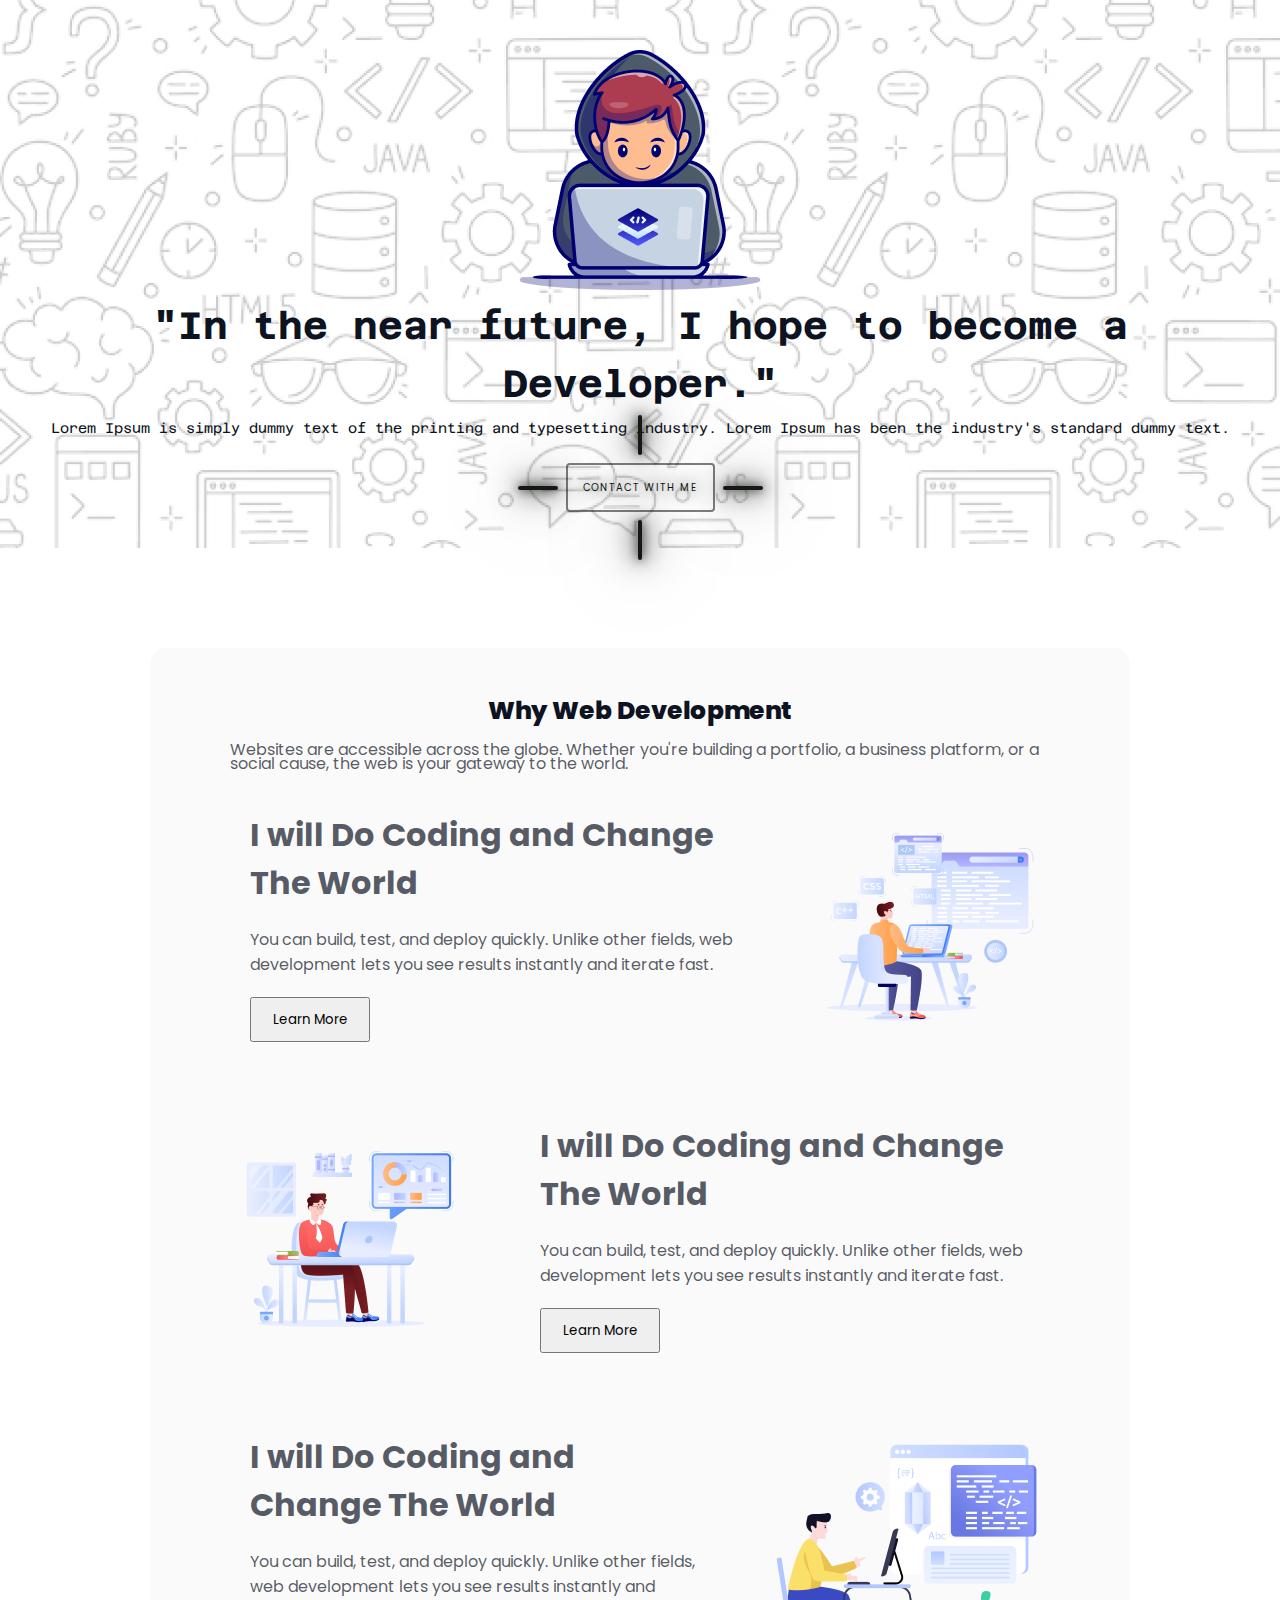
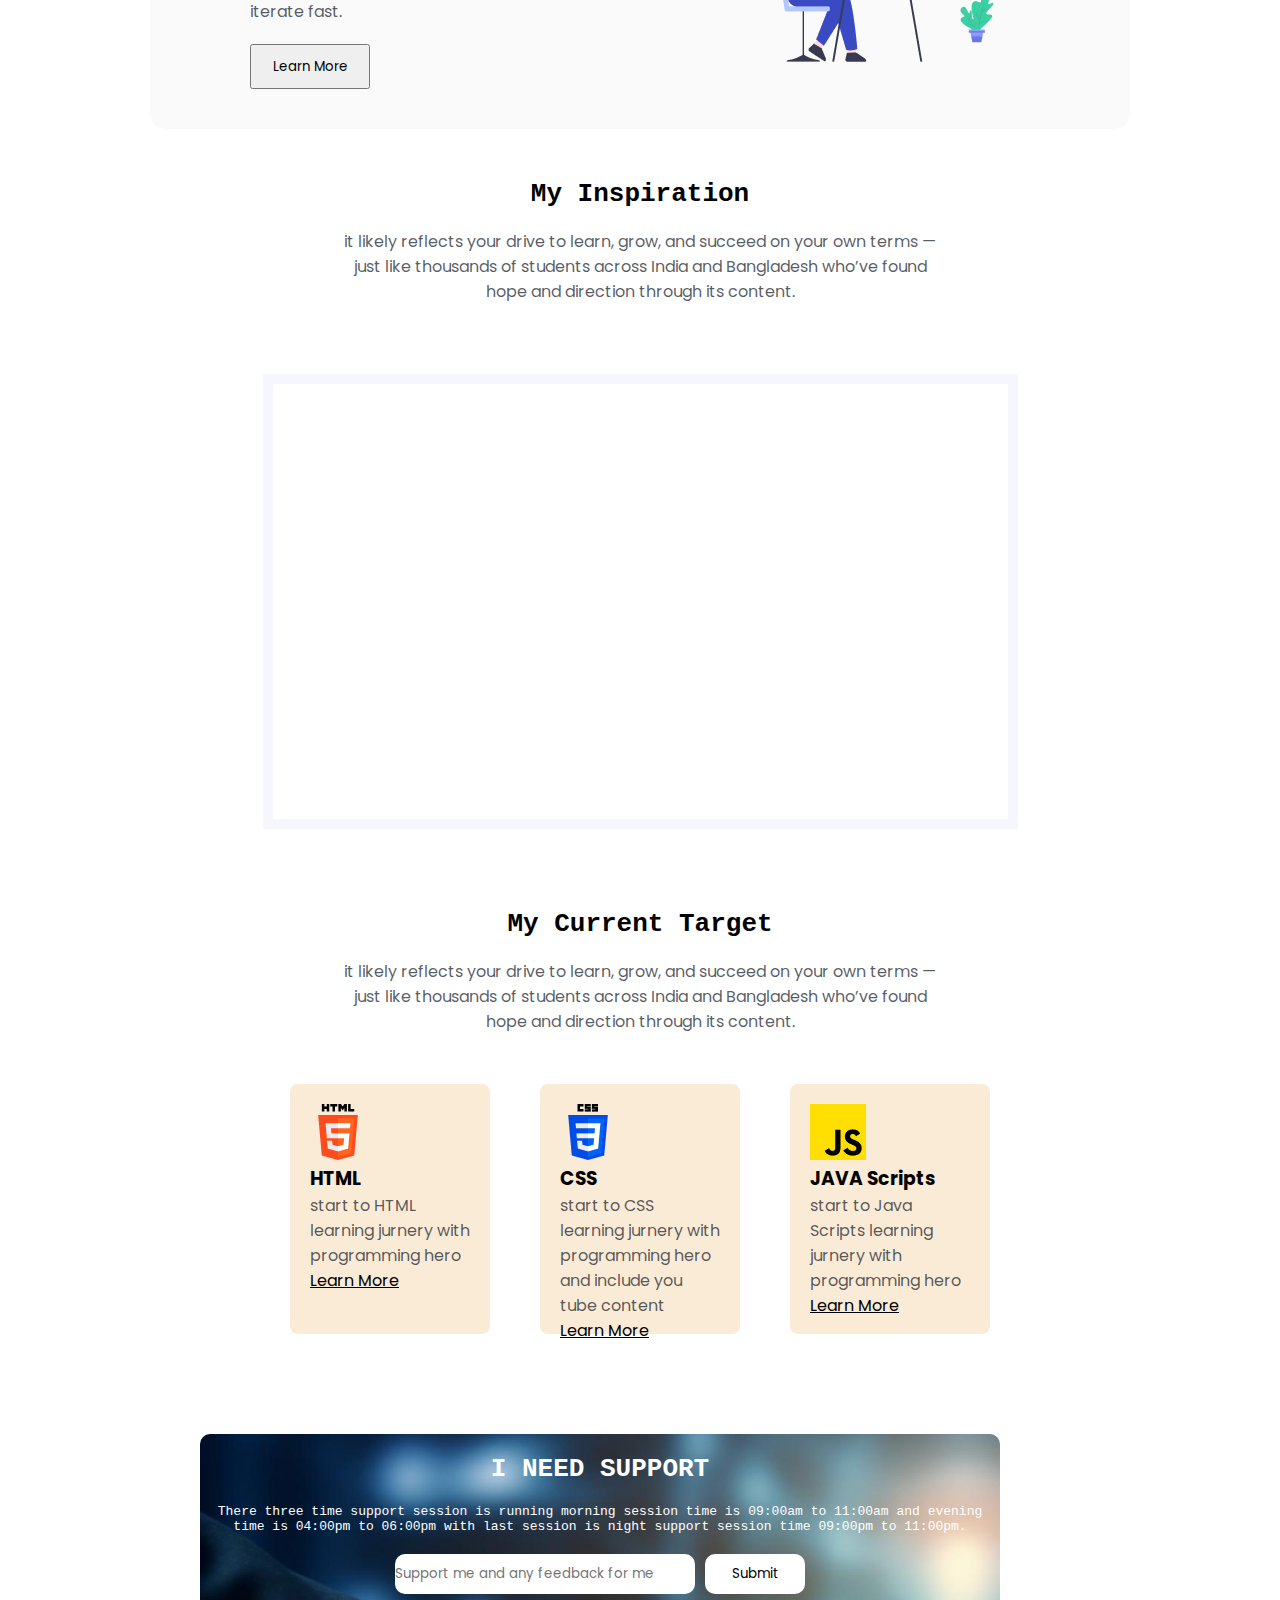
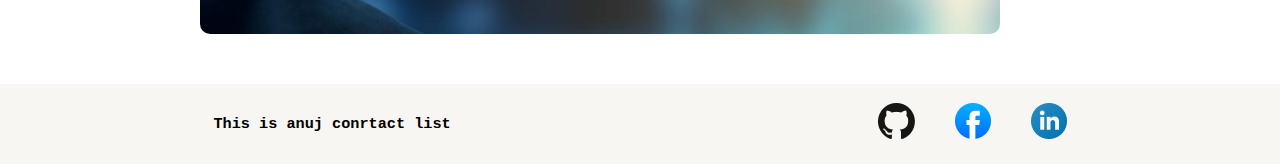
<file: index.html>
<!DOCTYPE html>
<html lang="en">
<head>
    <meta charset="UTF-8">
    <meta name="viewport" content="width=device-width, initial-scale=1.0">
    <title>Assignment-1</title>
    <link href="https://fonts.googleapis.com/css2?family=Azeret+Mono&display=swap" rel="stylesheet">
    <link rel="stylesheet" href="style.css">
</head>
<body>
    <header>
        <div class="banner">
            <img src="assets/Group.png" alt="">
            <h1 class="header-heading">"In the near future, I hope to become a Developer." </h1>
            <p class="header-description">Lorem Ipsum is simply dummy text of the printing and typesetting industry. Lorem Ipsum has been the industry's standard dummy text.</p>
            <div class="container"> 
                <a class="button" href="#footer-link" style="--color: #151814ff;">
                    <span></span>
                    <span></span>
                    <span></span>
                    <span></span>
                    Contact with me
                </a>
            </div>
        </div>
    </header>

    <main>
        <div class="WhyDev">
            <h1 class="WhyDev-heading">Why Web Development </h1>
            <p class='WhyDev-des'>Websites are accessible across the globe. Whether you're building a portfolio, a business platform, or a social cause, the web is your gateway to the world.</p>

            <div class="WhyDev-cards">
                <div class="WhyDev-card">
                    <h1>I will Do Coding and Change The World</h1>
                    <p>You can build, test, and deploy quickly. Unlike other fields, web development lets you see results instantly and iterate fast.</p>
                    <button class='WhyDev-bnt' type="button">Learn More</button>
                </div>
                <img src="assets/Group 4.png" alt="">
            </div>
            <div class="WhyDev-cards">
                <img src="assets/Group 3.png" alt="">
                <div class="WhyDev-card">
                    <h1>I will Do Coding and Change The World</h1>
                    <p>You can build, test, and deploy quickly. Unlike other fields, web development lets you see results instantly and iterate fast.</p>
                    <button class='WhyDev-bnt' type="button">Learn More</button>
                </div>
                
            </div>

            <div class="WhyDev-cards">
                
                <div class="WhyDev-card">
                    <h1>I will Do Coding and Change The World</h1>
                    <p>You can build, test, and deploy quickly. Unlike other fields, web development lets you see results instantly and iterate fast.</p>
                    <button class='WhyDev-bnt' type="button">Learn More</button>
                </div>
                <img src="assets/Layer_1.png" alt="">
            </div>
        </div>

        
        <section class='ins'>
            <h1 class='ins-heading'>My Inspiration</h1>
            <p class='ins-des'>it likely reflects your drive to learn, grow, and succeed on your own terms — just like thousands of students across India and Bangladesh who’ve found hope and direction through its content.</p>
            <div class="vid1">
                <iframe class='video'   src="https://www.youtube.com/embed/4WjtQjPQGIs?si=6zuQ1JGJlmBeGhjw" title="YouTube video player" frameborder="0" allow="accelerometer; autoplay; clipboard-write; encrypted-media; gyroscope; picture-in-picture; web-share" referrerpolicy="strict-origin-when-cross-origin" allowfullscreen></iframe>
            </div>
        </section>


        <section class='ins'>
            <h1 class='ins-heading' >My Current Target </h1>
            <p class='ins-des'>it likely reflects your drive to learn, grow, and succeed on your own terms — just like thousands of students across India and Bangladesh who’ve found hope and direction through its content.</p>
            
        </section>

        <div class="target-cards">
            <div class="target-card">
                <img src="assets/html.png" alt="">
                <h3>HTML</h3>
                <p class='target-card-des'>start to HTML learning jurnery with programming hero  </p>
                <u>Learn More</u>
            </div>
            <div class="target-card">
                <img src="assets/css.png" alt="">
                <h3>CSS</h3>
                <p class='target-card-des'>start to CSS learning jurnery with programming hero and include you tube content </p>
                <u>Learn More</u>
            </div>
            <div class="target-card">
                <img src="assets/js.png" alt="">
                <h3>JAVA Scripts </h3>
                <p class='target-card-des'>start to Java Scripts learning jurnery with programming hero </p>
                <u>Learn More</u>
            </div>
        </div>

        <!-- <section class='ins'>
            <h1>My Next Target </h1>
            <p class='ins-des'>it likely reflects your drive to learn, grow, and succeed on your own terms — just like thousands of students across India and Bangladesh who’ve found hope and direction through its content.</p>
            
        </section> -->

        <div class='support-image'>
            <h1 class="support-image-heading">
                I NEED SUPPORT 
            </h1>
            <p class="support-image-des">
                There three time support session is running morning session time is 09:00am to 11:00am and evening time is 04:00pm to 06:00pm with last session is night support session time 09:00pm to 11:00pm.
            </p>
            <div class="support-box">
                <input class='support-input-box' placeholder='Support me and any feedback for me' type="text">
                <button class="support-input-bnt"> Submit</button>
            </div>
        </div>
        
    </main>

    <footer>
        <div class='footer' id='footer-link'>

            <div class="footer-bg">
                <h3 class='footer-heading'>This is anuj conrtact list </h3>

                <div class='footer-icon'>
                    <a href="https://github.com/anujpaul27"><img src="assets/github.png" alt=""></a>
                    <a href="https://www.facebook.com/anujpaul27"><img src="assets/facebook.png" alt=""></a>
                    <a href="https://www.linkedin.com/in/anujpaul28"><img src="assets/linkedin-icon 1.png" alt=""></a>
                </div>
            </div>

        </div>
    </footer>
</body>
</html>
</file>
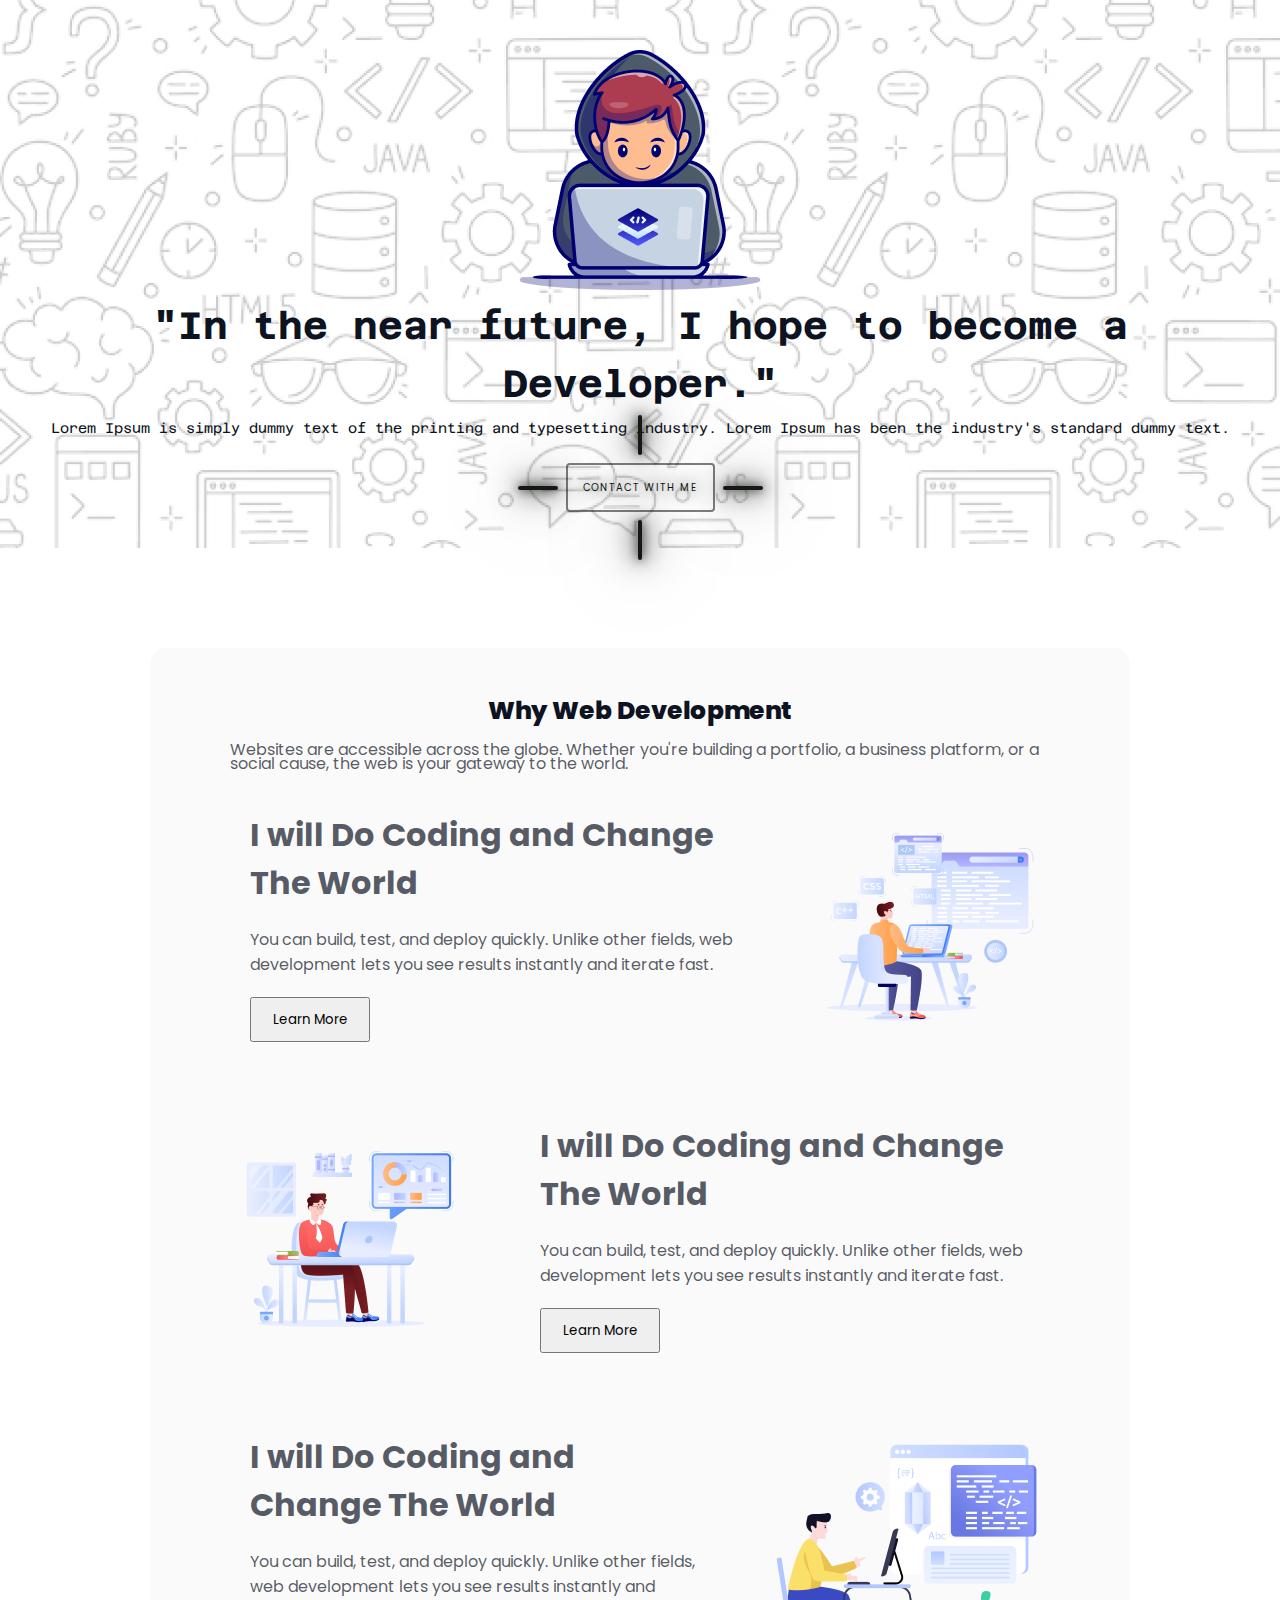
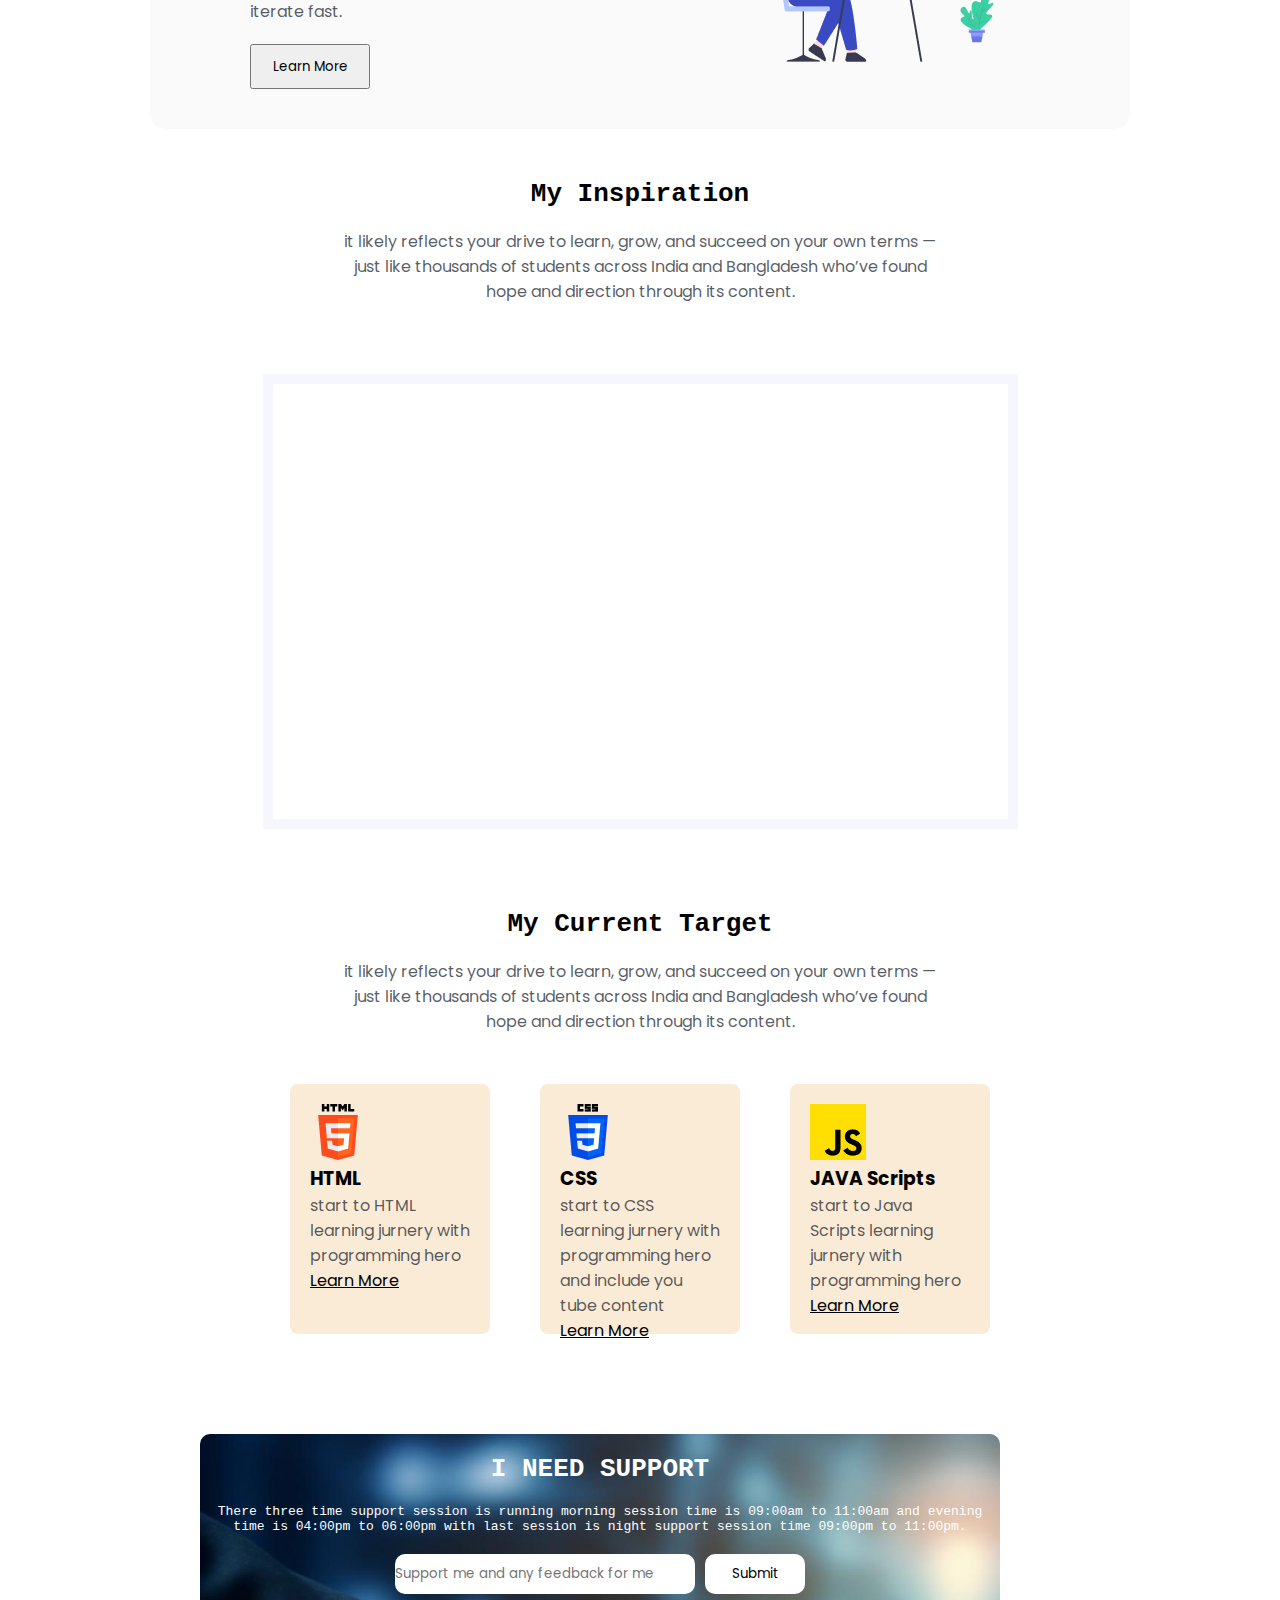
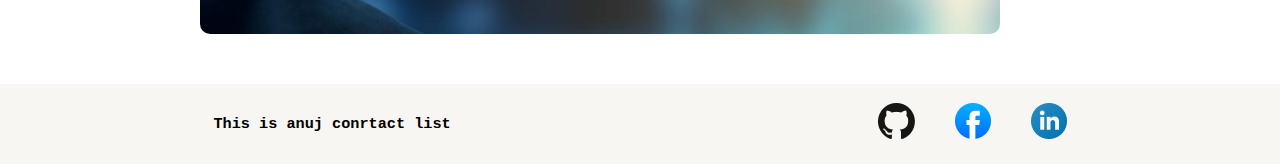
<file: Assignmnet-1/index.html>
<!DOCTYPE html>
<html lang="en">
<head>
    <meta charset="UTF-8">
    <meta name="viewport" content="width=device-width, initial-scale=1.0">
    <title>Assignment-1</title>
    <link href="https://fonts.googleapis.com/css2?family=Azeret+Mono&display=swap" rel="stylesheet">
    <link rel="stylesheet" href="style.css">
</head>
<body>
    <header>
        <div class="banner">
            <img src="assets/Group.png" alt="">
            <h1 class="header-heading">"In the near future, I hope to become a Developer." </h1>
            <p class="header-description">Lorem Ipsum is simply dummy text of the printing and typesetting industry. Lorem Ipsum has been the industry's standard dummy text.</p>
            <div class="container"> 
                <a class="button" href="#footer-link" style="--color: #151814ff;">
                    <span></span>
                    <span></span>
                    <span></span>
                    <span></span>
                    Contact with me
                </a>
            </div>
        </div>
    </header>

    <main>
        <div class="WhyDev">
            <h1 class="WhyDev-heading">Why Web Development </h1>
            <p class='WhyDev-des'>Websites are accessible across the globe. Whether you're building a portfolio, a business platform, or a social cause, the web is your gateway to the world.</p>

            <div class="WhyDev-cards">
                <div class="WhyDev-card">
                    <h1>I will Do Coding and Change The World</h1>
                    <p>You can build, test, and deploy quickly. Unlike other fields, web development lets you see results instantly and iterate fast.</p>
                    <button class='WhyDev-bnt' type="button">Learn More</button>
                </div>
                <img src="assets/Group 4.png" alt="">
            </div>
            <div class="WhyDev-cards">
                <img src="assets/Group 3.png" alt="">
                <div class="WhyDev-card">
                    <h1>I will Do Coding and Change The World</h1>
                    <p>You can build, test, and deploy quickly. Unlike other fields, web development lets you see results instantly and iterate fast.</p>
                    <button class='WhyDev-bnt' type="button">Learn More</button>
                </div>
                
            </div>

            <div class="WhyDev-cards">
                
                <div class="WhyDev-card">
                    <h1>I will Do Coding and Change The World</h1>
                    <p>You can build, test, and deploy quickly. Unlike other fields, web development lets you see results instantly and iterate fast.</p>
                    <button class='WhyDev-bnt' type="button">Learn More</button>
                </div>
                <img src="assets/Layer_1.png" alt="">
            </div>
        </div>

        
        <section class='ins'>
            <h1 class='ins-heading'>My Inspiration</h1>
            <p class='ins-des'>it likely reflects your drive to learn, grow, and succeed on your own terms — just like thousands of students across India and Bangladesh who’ve found hope and direction through its content.</p>
            <div class="vid1">
                <iframe class='video'   src="https://www.youtube.com/embed/4WjtQjPQGIs?si=6zuQ1JGJlmBeGhjw" title="YouTube video player" frameborder="0" allow="accelerometer; autoplay; clipboard-write; encrypted-media; gyroscope; picture-in-picture; web-share" referrerpolicy="strict-origin-when-cross-origin" allowfullscreen></iframe>
            </div>
        </section>


        <section class='ins'>
            <h1 class='ins-heading' >My Current Target </h1>
            <p class='ins-des'>it likely reflects your drive to learn, grow, and succeed on your own terms — just like thousands of students across India and Bangladesh who’ve found hope and direction through its content.</p>
            
        </section>

        <div class="target-cards">
            <div class="target-card">
                <img src="assets/html.png" alt="">
                <h3>HTML</h3>
                <p class='target-card-des'>start to HTML learning jurnery with programming hero  </p>
                <u>Learn More</u>
            </div>
            <div class="target-card">
                <img src="assets/css.png" alt="">
                <h3>CSS</h3>
                <p class='target-card-des'>start to CSS learning jurnery with programming hero and include you tube content </p>
                <u>Learn More</u>
            </div>
            <div class="target-card">
                <img src="assets/js.png" alt="">
                <h3>JAVA Scripts </h3>
                <p class='target-card-des'>start to Java Scripts learning jurnery with programming hero </p>
                <u>Learn More</u>
            </div>
        </div>

        <!-- <section class='ins'>
            <h1>My Next Target </h1>
            <p class='ins-des'>it likely reflects your drive to learn, grow, and succeed on your own terms — just like thousands of students across India and Bangladesh who’ve found hope and direction through its content.</p>
            
        </section> -->

        <div class='support-image'>
            <h1 class="support-image-heading">
                I NEED SUPPORT 
            </h1>
            <p class="support-image-des">
                There three time support session is running morning session time is 09:00am to 11:00am and evening time is 04:00pm to 06:00pm with last session is night support session time 09:00pm to 11:00pm.
            </p>
            <div class="support-box">
                <input class='support-input-box' placeholder='Support me and any feedback for me' type="text">
                <button class="support-input-bnt"> Submit</button>
            </div>
        </div>
        
    </main>

    <footer>
        <div class='footer' id='footer-link'>

            <div class="footer-bg">
                <h3 class='footer-heading'>This is anuj conrtact list </h3>

                <div class='footer-icon'>
                    <a href="https://github.com/anujpaul27"><img src="assets/github.png" alt=""></a>
                    <a href="https://www.facebook.com/anujpaul27"><img src="assets/facebook.png" alt=""></a>
                    <a href="https://www.linkedin.com/in/anujpaul28"><img src="assets/linkedin-icon 1.png" alt=""></a>
                </div>
            </div>

        </div>
    </footer>
</body>
</html>
</file>
<file: style.css>
@import url('https://fonts.googleapis.com/css2?family=Poppins:wght@100;300;400;500;600;700;800;900&display=swap');

* {
  margin: 0;
  padding: 0;
  box-sizing: border-box;
  font-family: 'Poppins', sans-serif;
}



.button {
  position: relative;
  padding: 15px;
  font-size: 10px;
  color: var(--color);
  border: 2px solid rgba(0, 0, 0, 0.5);
  border-radius: 4px;
  text-shadow: 0 0 15px var(--color);
  text-decoration: none;
  text-transform: uppercase;
  letter-spacing: 0.1rem;
  transition: 0.5s;
  z-index: 1;
}

.button:hover {
  color: #fff;
  border: 2px solid rgba(0, 0, 0, 0);
  box-shadow: 0 0 0px var(--color);
}

.button::before {
  content: '';
  position: absolute;
  top: 0;
  left: 0;
  width: 100%;
  height: 100%;
  background: var(--color);
  z-index: -1;
  transform: scale(0);
  transition: 0.5s;
}

.button:hover::before {
  transform: scale(1);
  transition-delay: 0.5s;
  box-shadow: 0 0 10px var(--color),
    0 0 30px var(--color),
    0 0 60px var(--color);
}

.button span {
  position: absolute;
  background: var(--color);
  pointer-events: none;
  border-radius: 2px;
  box-shadow: 0 0 10px var(--color),
    0 0 20px var(--color),
    0 0 30px var(--color),
    0 0 50px var(--color),
    0 0 100px var(--color);
  transition: 0.5s ease-in-out;
  transition-delay: 0.25s;
}

.button:hover span {
  opacity: 0;
  transition-delay: 0s;
}

.button span:nth-child(1),
.button span:nth-child(3) {
  width: 40px;
  height: 4px;
}

.button:hover span:nth-child(1),
.button:hover span:nth-child(3) {
  transform: translateX(0);
}

.button span:nth-child(2),
.button span:nth-child(4) {
  width: 4px;
  height: 40px;
}

.button:hover span:nth-child(1),
.button:hover span:nth-child(3) {
  transform: translateY(0);
}

.button span:nth-child(1) {
  top: calc(50% - 2px);
  left: -50px;
  transform-origin: left;
}

.button:hover span:nth-child(1) {
  left: 50%;
}

.button span:nth-child(3) {
  top: calc(50% - 2px);
  right: -50px;
  transform-origin: right;
}

.button:hover span:nth-child(3) {
  right: 50%;
}

.button span:nth-child(2) {
  left: calc(50% - 2px);
  top: -50px;
  transform-origin: top;
}

.button:hover span:nth-child(2) {
  top: 50%;
}

.button span:nth-child(4) {
  left: calc(50% - 2px);
  bottom: -50px;
  transform-origin: bottom;
}

.button:hover span:nth-child(4 ) {
  bottom: 50%;
}
*{
    margin: 0px;
    padding: 0px;
}
/* BANNER SECTION */
.banner {
    max-width: 100%;
    height: auto;
    align-items: center;
    text-align: center;
    background-image: url('/assets/Hero-bg.png');
    padding: 50px;
}

.header-heading {
    color: rgba(13, 19, 33, 1);
    font-family: 'Azeret Mono', monospace;
    font-size: 38px;
    font-weight: 700;
    line-height: 58px;
    letter-spacing: 0%;
    text-align: center;
}

.header-description {
    color: rgba(13, 19, 33, 1);
    font-family: 'Azeret Mono',monospace;
    font-size: 14px;
    font-weight: 200px;
    line-height: 30px;
    letter-spacing: 0%;
    text-align: center;
    margin-bottom: 30px;
}
.header-bnt {
    margin: 20px;
    background-color: rgb(14, 13, 13);
    width: 150px;
    height: 50px;
    color: white;
    border: none;
    border-radius: 8px;
}


/* MAIN SECTION */
main {
    width: 100%;
    height: auto;
    text-align: center;
}

.WhyDev {
    margin: 100px 150px 50px 150px;
    border-radius: 16px;
    background: rgba(13, 19, 33, 0.02);
    padding: 50px 80px 0px 80px;
    font-family: monospace;
}

.WhyDev-heading {
    margin-bottom: 20px;
    color: rgba(13, 19, 33, 1);
    font-size: 25px;
    font-weight: 800;
    line-height: 100%;
    letter-spacing: 0%;
    text-align: center;
}

.WhyDev-des {
    color:  rgba(13, 19, 33, 0.7);
    font-size: 16px;
    font-weight: 400;
    line-height: 14px;
    letter-spacing: 0%;
    text-align: left;
}

.WhyDev-cards {
    display: flex;
    align-items: center;
    text-align: left;
    gap: 50px;    
}

.WhyDev-card {
    font-family: monospace;
    display: flex;
    flex-direction: column;
    gap: 20px;
    color:  rgba(13, 19, 33, 0.7);
    padding: 20px;
    border-radius: 8px;
    margin: 20px 0px 20px;
}

.WhyDev-bnt
{
  width: 120px;
  height: 45px;
  display: flex;
  flex-direction: row;
  justify-content: center;
  align-items: center;
  gap: 10;
  padding: 12px 20px 12px 20px;
}

.video {
    width:750px;
    height:450px;
    margin-top: 5px;
    border-radius: 10px;
}

.vid1
{
    width:755px;
    height:455px;
    border: 10px solid rgb(246, 246, 255);
    margin-bottom: 80px;
}

/* INSPIRATION SECTION  */

.ins{
    display: flex;
    flex-direction: column;
    gap: 20px;
    align-items: center;
    font-family: monospace;
    
}
.ins-heading {
  font-family: monospace;
}
.ins-des {
  width: 600px;
  margin-bottom: 50px;
  color: rgba(13, 19, 33, 0.7);
}


/* My target Section */
.target-card{
    background-color: antiquewhite;
    width: 200px;
    height: 250px;
    text-align: left;
    padding: 20px;
    border-radius: 8px;
    font-family: monospace;
}

.target-cards {
    display: flex;
    gap: 50px;
    align-items: center;
    text-align: center;
    justify-content: center;
    margin-bottom: 100px;
}
.target-card-des {
  color: rgba(13, 19, 33, 0.7);
}

/* Support Image */

.support-image
{
  width: 800px;
  height: 200px;
  background-image: url('assets/handshake.jpg');
  border-radius: 10px;
  margin: 0px 0px 50px 200px;
  display: flex;
  flex-direction: column;
  gap: 20px;
}

.support-image-heading {
  color: white;
  font-family: monospace;
  margin-top: 20px;
}
.support-image-des{
  color: white;
  font-family: monospace;
}
.support-box {
  display: flex;
  gap: 10px;
  justify-content: center;
}
.support-input-box{
  width: 300px;
  height: 40px;
  border-radius: 10px;
  border: none;
}
.support-input-bnt{
  width: 100px;
  height: 40px;
  background-color: white;
  border-radius: 10px;
  text-align: center;
  align-items: center;
  border: none;
}


/* FOOTER SECTION  */
.footer-heading
{
  font-family: monospace;
}

.footer-bg {
  width: 100%;
  height: 80px;
  background-color: rgb(248, 246, 243);
  font-family: monospace;
  display: flex;
  text-align: center;
  align-items: center;
  justify-content: space-around ;
}

.footer-icon {
  display: flex;
  gap: 40px;
}
</file>
<file: Assignmnet-1/style.css>
@import url('https://fonts.googleapis.com/css2?family=Poppins:wght@100;300;400;500;600;700;800;900&display=swap');

* {
  margin: 0;
  padding: 0;
  box-sizing: border-box;
  font-family: 'Poppins', sans-serif;
}



.button {
  position: relative;
  padding: 15px;
  font-size: 10px;
  color: var(--color);
  border: 2px solid rgba(0, 0, 0, 0.5);
  border-radius: 4px;
  text-shadow: 0 0 15px var(--color);
  text-decoration: none;
  text-transform: uppercase;
  letter-spacing: 0.1rem;
  transition: 0.5s;
  z-index: 1;
}

.button:hover {
  color: #fff;
  border: 2px solid rgba(0, 0, 0, 0);
  box-shadow: 0 0 0px var(--color);
}

.button::before {
  content: '';
  position: absolute;
  top: 0;
  left: 0;
  width: 100%;
  height: 100%;
  background: var(--color);
  z-index: -1;
  transform: scale(0);
  transition: 0.5s;
}

.button:hover::before {
  transform: scale(1);
  transition-delay: 0.5s;
  box-shadow: 0 0 10px var(--color),
    0 0 30px var(--color),
    0 0 60px var(--color);
}

.button span {
  position: absolute;
  background: var(--color);
  pointer-events: none;
  border-radius: 2px;
  box-shadow: 0 0 10px var(--color),
    0 0 20px var(--color),
    0 0 30px var(--color),
    0 0 50px var(--color),
    0 0 100px var(--color);
  transition: 0.5s ease-in-out;
  transition-delay: 0.25s;
}

.button:hover span {
  opacity: 0;
  transition-delay: 0s;
}

.button span:nth-child(1),
.button span:nth-child(3) {
  width: 40px;
  height: 4px;
}

.button:hover span:nth-child(1),
.button:hover span:nth-child(3) {
  transform: translateX(0);
}

.button span:nth-child(2),
.button span:nth-child(4) {
  width: 4px;
  height: 40px;
}

.button:hover span:nth-child(1),
.button:hover span:nth-child(3) {
  transform: translateY(0);
}

.button span:nth-child(1) {
  top: calc(50% - 2px);
  left: -50px;
  transform-origin: left;
}

.button:hover span:nth-child(1) {
  left: 50%;
}

.button span:nth-child(3) {
  top: calc(50% - 2px);
  right: -50px;
  transform-origin: right;
}

.button:hover span:nth-child(3) {
  right: 50%;
}

.button span:nth-child(2) {
  left: calc(50% - 2px);
  top: -50px;
  transform-origin: top;
}

.button:hover span:nth-child(2) {
  top: 50%;
}

.button span:nth-child(4) {
  left: calc(50% - 2px);
  bottom: -50px;
  transform-origin: bottom;
}

.button:hover span:nth-child(4 ) {
  bottom: 50%;
}
*{
    margin: 0px;
    padding: 0px;
}
/* BANNER SECTION */
.banner {
    max-width: 100%;
    height: auto;
    align-items: center;
    text-align: center;
    background-image: url('/assets/Hero-bg.png');
    padding: 50px;
}

.header-heading {
    color: rgba(13, 19, 33, 1);
    font-family: 'Azeret Mono', monospace;
    font-size: 38px;
    font-weight: 700;
    line-height: 58px;
    letter-spacing: 0%;
    text-align: center;
}

.header-description {
    color: rgba(13, 19, 33, 1);
    font-family: 'Azeret Mono',monospace;
    font-size: 14px;
    font-weight: 200px;
    line-height: 30px;
    letter-spacing: 0%;
    text-align: center;
    margin-bottom: 30px;
}
.header-bnt {
    margin: 20px;
    background-color: rgb(14, 13, 13);
    width: 150px;
    height: 50px;
    color: white;
    border: none;
    border-radius: 8px;
}


/* MAIN SECTION */
main {
    width: 100%;
    height: auto;
    text-align: center;
}

.WhyDev {
    margin: 100px 150px 50px 150px;
    border-radius: 16px;
    background: rgba(13, 19, 33, 0.02);
    padding: 50px 80px 0px 80px;
    font-family: monospace;
}

.WhyDev-heading {
    margin-bottom: 20px;
    color: rgba(13, 19, 33, 1);
    font-size: 25px;
    font-weight: 800;
    line-height: 100%;
    letter-spacing: 0%;
    text-align: center;
}

.WhyDev-des {
    color:  rgba(13, 19, 33, 0.7);
    font-size: 16px;
    font-weight: 400;
    line-height: 14px;
    letter-spacing: 0%;
    text-align: left;
}

.WhyDev-cards {
    display: flex;
    align-items: center;
    text-align: left;
    gap: 50px;    
}

.WhyDev-card {
    font-family: monospace;
    display: flex;
    flex-direction: column;
    gap: 20px;
    color:  rgba(13, 19, 33, 0.7);
    padding: 20px;
    border-radius: 8px;
    margin: 20px 0px 20px;
}

.WhyDev-bnt
{
  width: 120px;
  height: 45px;
  display: flex;
  flex-direction: row;
  justify-content: center;
  align-items: center;
  gap: 10;
  padding: 12px 20px 12px 20px;
}

.video {
    width:750px;
    height:450px;
    margin-top: 5px;
    border-radius: 10px;
}

.vid1
{
    width:755px;
    height:455px;
    border: 10px solid rgb(246, 246, 255);
    margin-bottom: 80px;
}

/* INSPIRATION SECTION  */

.ins{
    display: flex;
    flex-direction: column;
    gap: 20px;
    align-items: center;
    font-family: monospace;
    
}
.ins-heading {
  font-family: monospace;
}
.ins-des {
  width: 600px;
  margin-bottom: 50px;
  color: rgba(13, 19, 33, 0.7);
}


/* My target Section */
.target-card{
    background-color: antiquewhite;
    width: 200px;
    height: 250px;
    text-align: left;
    padding: 20px;
    border-radius: 8px;
    font-family: monospace;
}

.target-cards {
    display: flex;
    gap: 50px;
    align-items: center;
    text-align: center;
    justify-content: center;
    margin-bottom: 100px;
}
.target-card-des {
  color: rgba(13, 19, 33, 0.7);
}

/* Support Image */

.support-image
{
  width: 800px;
  height: 200px;
  background-image: url('assets/handshake.jpg');
  border-radius: 10px;
  margin: 0px 0px 50px 200px;
  display: flex;
  flex-direction: column;
  gap: 20px;
}

.support-image-heading {
  color: white;
  font-family: monospace;
  margin-top: 20px;
}
.support-image-des{
  color: white;
  font-family: monospace;
}
.support-box {
  display: flex;
  gap: 10px;
  justify-content: center;
}
.support-input-box{
  width: 300px;
  height: 40px;
  border-radius: 10px;
  border: none;
}
.support-input-bnt{
  width: 100px;
  height: 40px;
  background-color: white;
  border-radius: 10px;
  text-align: center;
  align-items: center;
  border: none;
}


/* FOOTER SECTION  */
.footer-heading
{
  font-family: monospace;
}

.footer-bg {
  width: 100%;
  height: 80px;
  background-color: rgb(248, 246, 243);
  font-family: monospace;
  display: flex;
  text-align: center;
  align-items: center;
  justify-content: space-around ;
}

.footer-icon {
  display: flex;
  gap: 40px;
}
</file>
